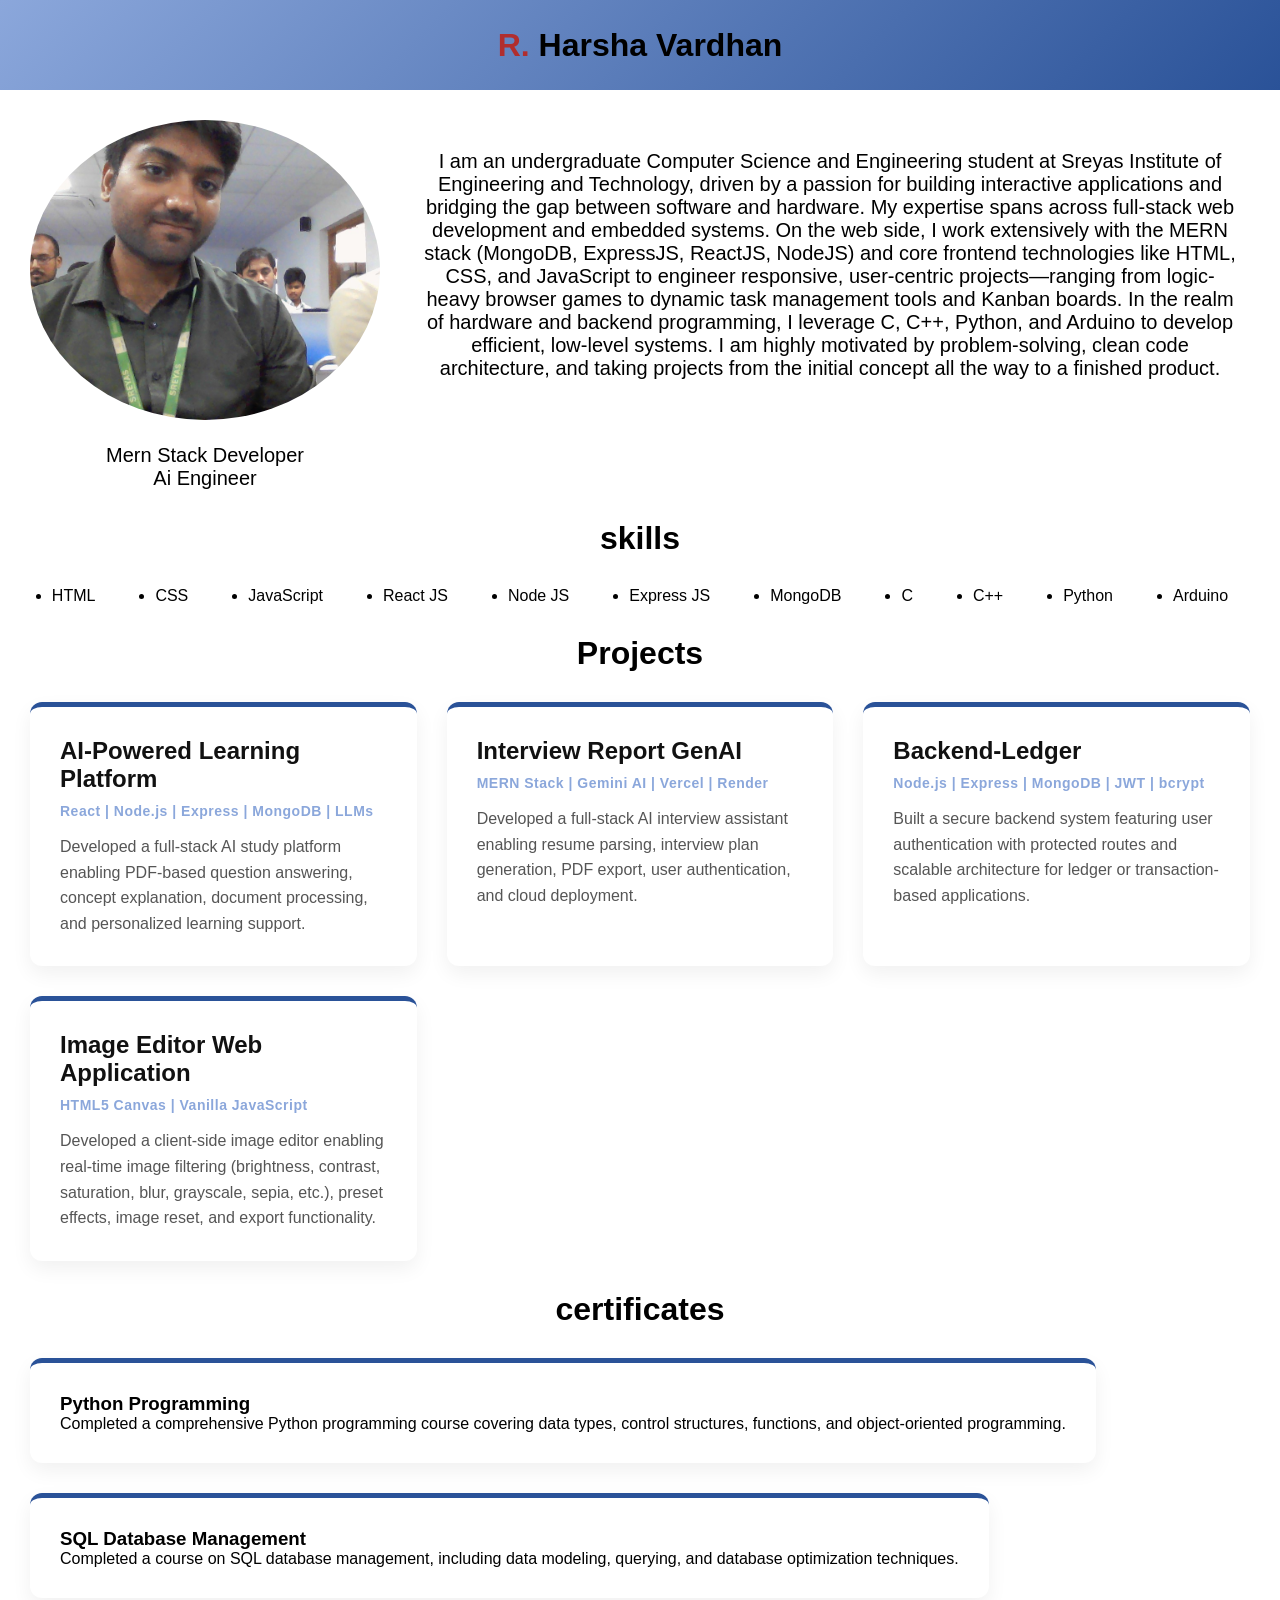
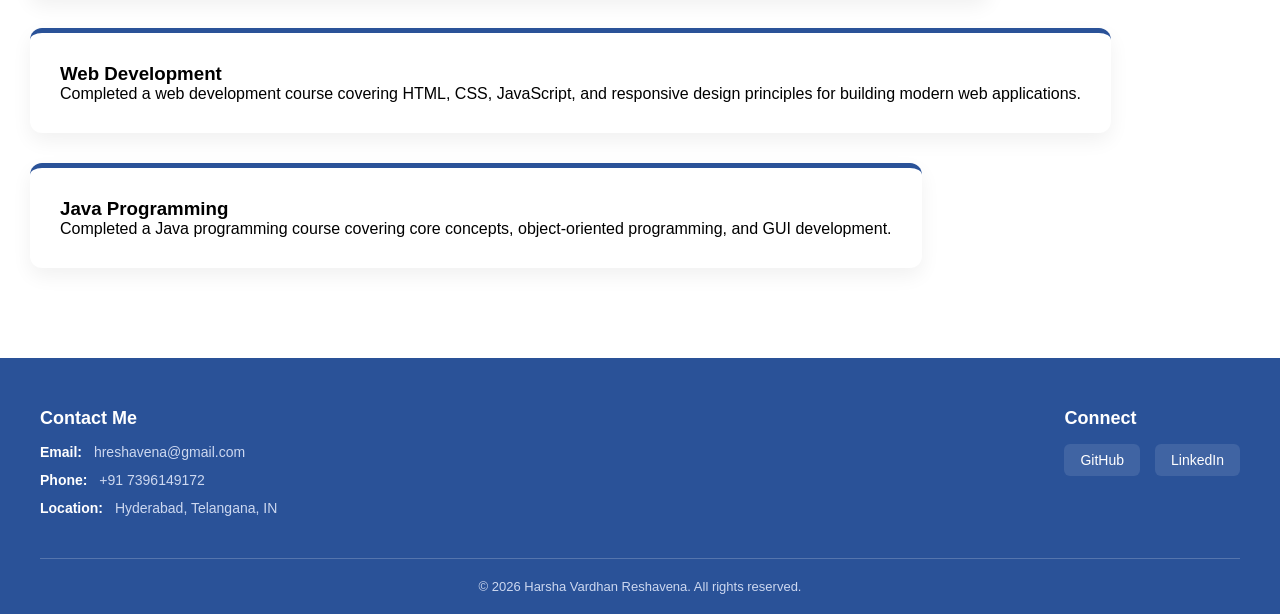
<file: portfolio.html>
<!DOCTYPE html>
<html lang="en">

<head>
    <meta charset="UTF-8">
    <meta name="viewport" content="width=device-width, initial-scale=1.0">
    <title>Document</title>
    <link rel="stylesheet" href="style.css" class="css">
</head>

<body>

    <header>
        <center>
            <h1 class="name"> <span style="color:rgb(177, 46, 46)"> R. </span> Harsha Vardhan </h1>
        </center>
    </header>

    <section class="my-profile">

        <div class="left">
            <img src="./WIN_20260629_10_23_05_Pro.jpg" alt="Profile Picture" width="300px" height="300px">
            <ul class="list">
                <li>
                    <ul>
                        Mern Stack Developer
                    </ul>
                    <ul>
                        Ai Engineer
                    </ul>
                </li>
            </ul>

        </div>

        <div class="right">
            <p class="summary"> I am an undergraduate Computer Science and Engineering student at Sreyas Institute of
                Engineering and Technology, driven by a passion for building interactive applications and bridging the
                gap between software and hardware. My expertise spans across full-stack web development and embedded
                systems. On the web side, I work extensively with the MERN stack (MongoDB, ExpressJS, ReactJS, NodeJS)
                and core frontend technologies like HTML, CSS, and JavaScript to engineer responsive, user-centric
                projects—ranging from logic-heavy browser games to dynamic task management tools and Kanban boards. In
                the realm of hardware and backend programming, I leverage C, C++, Python, and Arduino to develop
                efficient, low-level systems. I am highly motivated by problem-solving, clean code architecture,
                and taking projects from the initial concept all the way to a finished product.
            </p>
        </div>

    </section>

    <center>
            <h1> skills </h1>
    </center>
    <section class="skills">
       <center>
        <ul class="skills-list">
            <li>HTML</li>
            <li>CSS</li>
            <li>JavaScript</li>
            <li>React JS</li>
            <li>Node JS</li>
            <li>Express JS</li>
            <li>MongoDB</li>
            <li>C</li>
            <li>C++</li>
            <li>Python</li>
            <li>Arduino</li>
        </ul>
        </center>
    </section>

    <center>
            <h1> Projects </h1>
    </center>

    <section class="projects-container">

        <div class="project-card">
            <h3 class="project-title">AI-Powered Learning Platform</h3>
            <div class="project-tech">React | Node.js | Express | MongoDB | LLMs</div>
            <p class="project-desc">Developed a full-stack AI study platform enabling PDF-based question answering,
                concept explanation, document processing, and personalized learning support.</p>
        </div>

        <div class="project-card">
            <h3 class="project-title">Interview Report GenAI</h3>
            <div class="project-tech">MERN Stack | Gemini AI | Vercel | Render</div>
            <p class="project-desc">Developed a full-stack AI interview assistant enabling resume parsing, interview
                plan generation, PDF export, user authentication, and cloud deployment.</p>
        </div>

        <div class="project-card">
            <h3 class="project-title">Backend-Ledger</h3>
            <div class="project-tech">Node.js | Express | MongoDB | JWT | bcrypt</div>
            <p class="project-desc">Built a secure backend system featuring user authentication with protected routes
                and scalable architecture for ledger or transaction-based applications.</p>
        </div>

        <div class="project-card">
            <h3 class="project-title">Image Editor Web Application</h3>
            <div class="project-tech">HTML5 Canvas | Vanilla JavaScript</div>
            <p class="project-desc">Developed a client-side image editor enabling real-time image filtering (brightness,
                contrast, saturation, blur, grayscale, sepia, etc.), preset effects, image reset, and export
                functionality.</p>
        </div>

    </section>

     <center>
            <h1> certificates </h1>
    </center>

    <section class="certificates">

        <div class="certificate-card">
            <h3>Python Programming</h3>
            <p>Completed a comprehensive Python programming course covering data types, control structures, functions,
                and object-oriented programming.</p>
        </div>

        <div class="certificate-card">
            <h3>SQL Database Management</h3>
            <p>Completed a course on SQL database management, including data modeling, querying, and database
                optimization techniques.</p>
        </div>

        <div class="certificate-card">
            <h3>Web Development</h3>
            <p>Completed a web development course covering HTML, CSS, JavaScript, and responsive design principles for
                building modern web applications.</p>
        </div>

        <div class="certificate-card">
            <h3>Java Programming</h3>
            <p>Completed a Java programming course covering core concepts, object-oriented programming, and GUI
                development.</p>
        </div>


    </section>
    <footer class="footer-container">
    <div class="footer-content">
       
        
        <div class="footer-contact">
            <h4>Contact Me</h4>
            <ul class="contact-list">
                <li><span>Email:</span> hreshavena@gmail.com</li>
                <li><span>Phone:</span> +91 7396149172</li>
                <li><span>Location:</span> Hyderabad, Telangana, IN</li>
            </ul>
        </div>

        <div class="footer-socials">
            <h4>Connect</h4>
            <div class="social-links">
                <a >GitHub</a>
                <a >LinkedIn</a>
            </div>
        </div>
    </div>
    
    <div class="footer-bottom">
        <p>&copy; 2026 Harsha Vardhan Reshavena. All rights reserved.</p>
    </div>
</footer>

</body>

</html>
</file>
<file: style.css>
*{
    margin: 0;
    padding: 0;
    
}

body{
    font-family: 'Poppins', sans-serif;
    height: 100vh;
}


header{
    background: linear-gradient(135deg, #8ba7db 0%, #2a5298 100%);
    height:10vh;
    display: flex;
    justify-content: center;
    align-items: center;
}

.my-profile{
    text-align: center;
    color: white;
    padding: 30px;
    display: flex;
    gap: 30px;
    flex-direction: row;
}

.my-profile img{
    width: 350px;
    height: 300px;
    border-radius: 50%;
    object-fit: cover;
}

.left .list{
    list-style:none;
    color: black;
    font-size: 20px;
    margin-top: 20px;
}

.right .summary{
    color: black;
    font-size: 20px;
    margin-top: 20px;
    padding: 10px;
}

.skills{
    display: flex;
    justify-content: center;
    align-items: center;
    padding: 30px;
}

.skills-list{
    display: flex;
    flex-wrap: wrap;
    flex-direction: row;
    justify-content: center;
    align-items: center;
    gap:60px;
}

.projects-container {
    display: grid;
    grid-template-columns: repeat(auto-fit, minmax(300px, 1fr));
    gap: 30px;
    padding: 30px;
    margin: 0 auto;
}

.project-card {
    background-color: #ffffff;
    border-radius: 12px;
    padding: 30px;
    box-shadow: 0 8px 20px rgba(0, 0, 0, 0.06);
    transition: transform 0.3s ease, box-shadow 0.3s ease;
    border-top: 5px solid #2a5298; 
}



.project-title {
    color: #111;
    font-size: 24px;
    font-weight: 600;
    margin-bottom: 10px;
}

.project-tech {
    color: #8ba7db; 
    font-size: 14px;
    font-weight: 600;
    margin-bottom: 15px;
    letter-spacing: 0.5px;
}

.project-desc {
    color: #555;
    font-size: 16px;
    line-height: 1.6;
}


.certificates{

    display: flex;
    flex-wrap: wrap;
    gap: 30px;
    padding: 30px;
}

.certificate-card {
    background-color: #ffffff;
    border-radius: 12px;
    padding: 30px;
    box-shadow: 0 8px 20px rgba(0, 0, 0, 0.06);
    transition: transform 0.3s ease, box-shadow 0.3s ease;
    border-top: 5px solid #2a5298; 
}




.footer-container {
    background: #2a5298; /* Uses the deep blue from your header gradient */
    color: #ffffff;
    padding: 50px 20px 20px;
    font-family: 'Poppins', sans-serif;
    margin-top: 60px; /* Pushes the footer down from the content above */
}

.footer-content {
    max-width: 1200px;
    margin: 0 auto;
    display: flex;
    flex-wrap: wrap;
    justify-content: space-between;
    gap: 30px;
    border-bottom: 1px solid rgba(255, 255, 255, 0.2);
    padding-bottom: 30px;
}



.footer-contact h4,
.footer-socials h4 {
    font-size: 18px;
    margin-bottom: 15px;
    font-weight: 600;
    color: #ffffff;
}

.contact-list {
    list-style: none;
    padding: 0;
    margin: 0;
}

.contact-list li {
    margin-bottom: 12px;
    font-size: 14px;
    color: #cdd8f0;
}

.contact-list li span {
    font-weight: 600;
    color: #ffffff;
    margin-right: 8px;
}

.contact-list a {
    color: #cdd8f0;
    text-decoration: none;
    transition: color 0.3s ease;
}

.contact-list a:hover {
    color: #ffffff;
    text-decoration: underline;
}

.social-links {
    display: flex;
    gap: 15px;
}

.social-links a {
    color: #ffffff;
    background-color: rgba(255, 255, 255, 0.1);
    padding: 8px 16px;
    border-radius: 6px;
    text-decoration: none;
    font-size: 14px;
    transition: background-color 0.3s ease;
}

.social-links a:hover {
    background-color: rgba(255, 255, 255, 0.25);
}

.footer-bottom {
    text-align: center;
    padding-top: 20px;
    font-size: 13px;
    color: #cdd8f0;
}
</file>
